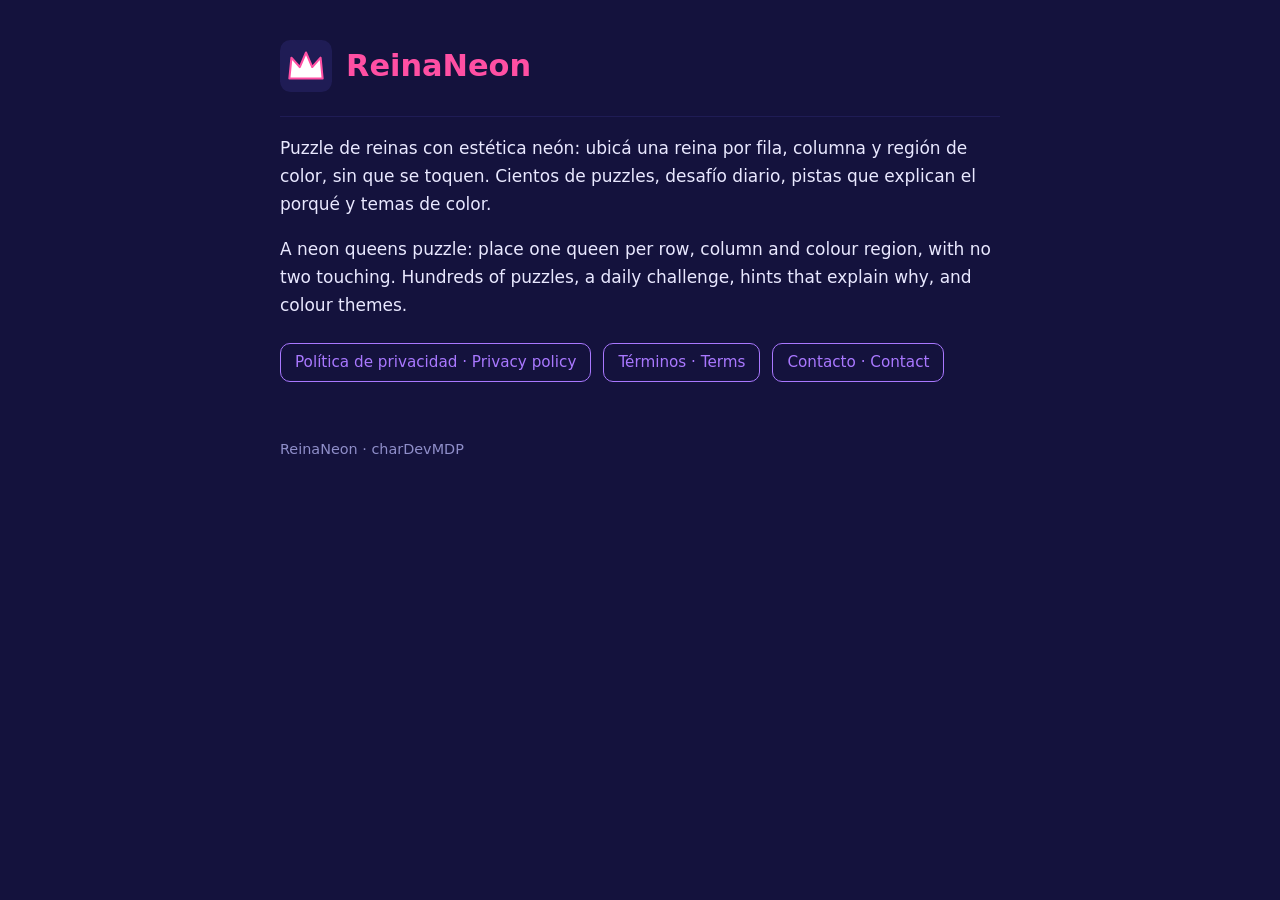
<file: index.html>
<!doctype html>
<html lang="es">
<head>
<meta charset="utf-8">
<meta name="viewport" content="width=device-width, initial-scale=1, viewport-fit=cover">
<title>ReinaNeon</title>
<link rel="stylesheet" href="estilos.css">
</head>
<body>
<div class="wrap">

<header>
  <div class="brand">
    <svg viewBox="0 0 100 100" aria-hidden="true"><rect width="100" height="100" rx="20" fill="#1f1c55"/><path d="M18 74 L22 34 L38 52 L50 24 L62 52 L78 34 L82 74 Z" fill="#fff" stroke="#ff4fa3" stroke-width="4" stroke-linejoin="round"/></svg>
    <h1>ReinaNeon</h1>
  </div>
</header>

<main>
<p>Puzzle de reinas con estética neón: ubicá una reina por fila, columna y región de color, sin que se toquen. Cientos de puzzles, desafío diario, pistas que explican el porqué y temas de color.</p>
<p lang="en">A neon queens puzzle: place one queen per row, column and colour region, with no two touching. Hundreds of puzzles, a daily challenge, hints that explain why, and colour themes.</p>
</main>

<nav class="links" aria-label="Enlaces · Links">
  <a href="privacidad.html">Política de privacidad · <span lang="en">Privacy policy</span></a>
  <a href="terminos.html">Términos · <span lang="en">Terms</span></a>
  <a href="mailto:chardev.code@gmail.com">Contacto · <span lang="en">Contact</span></a>
</nav>

<footer>ReinaNeon · charDevMDP</footer>

</div>
</body>
</html>
</file>
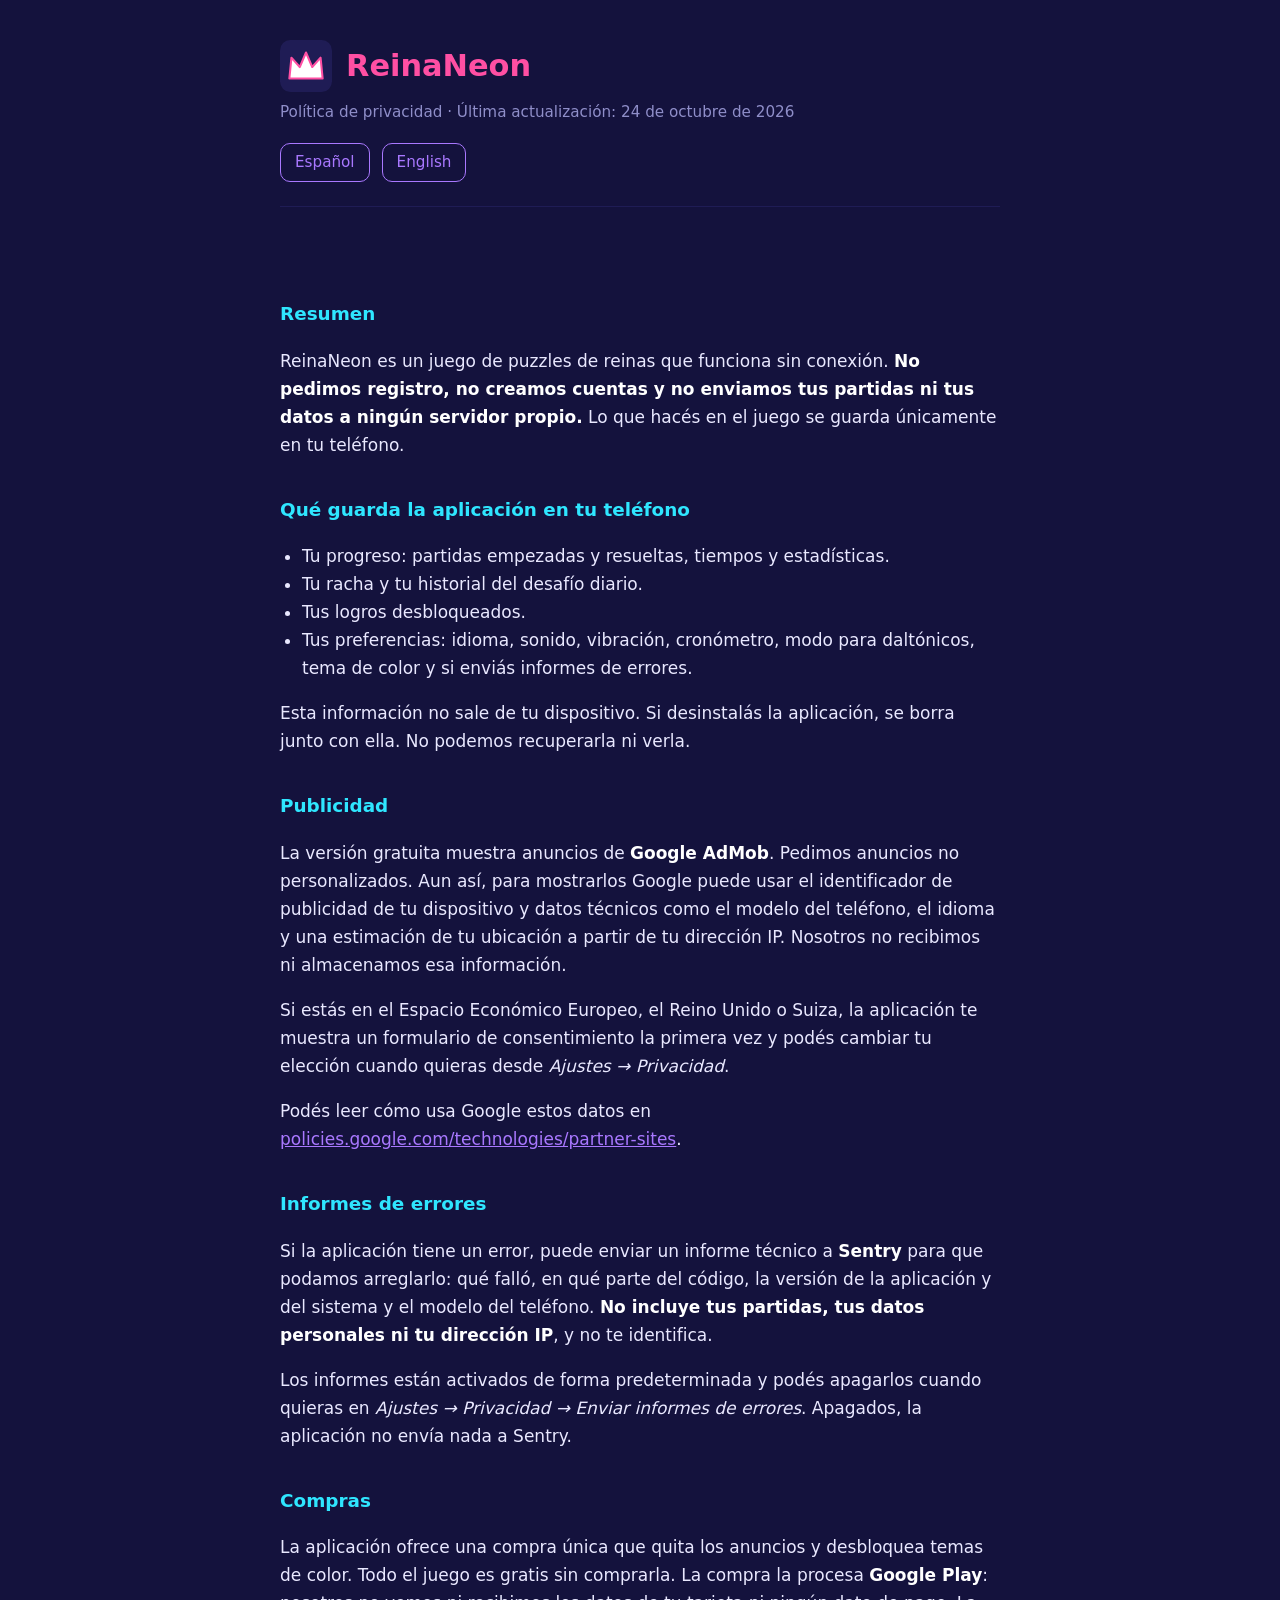
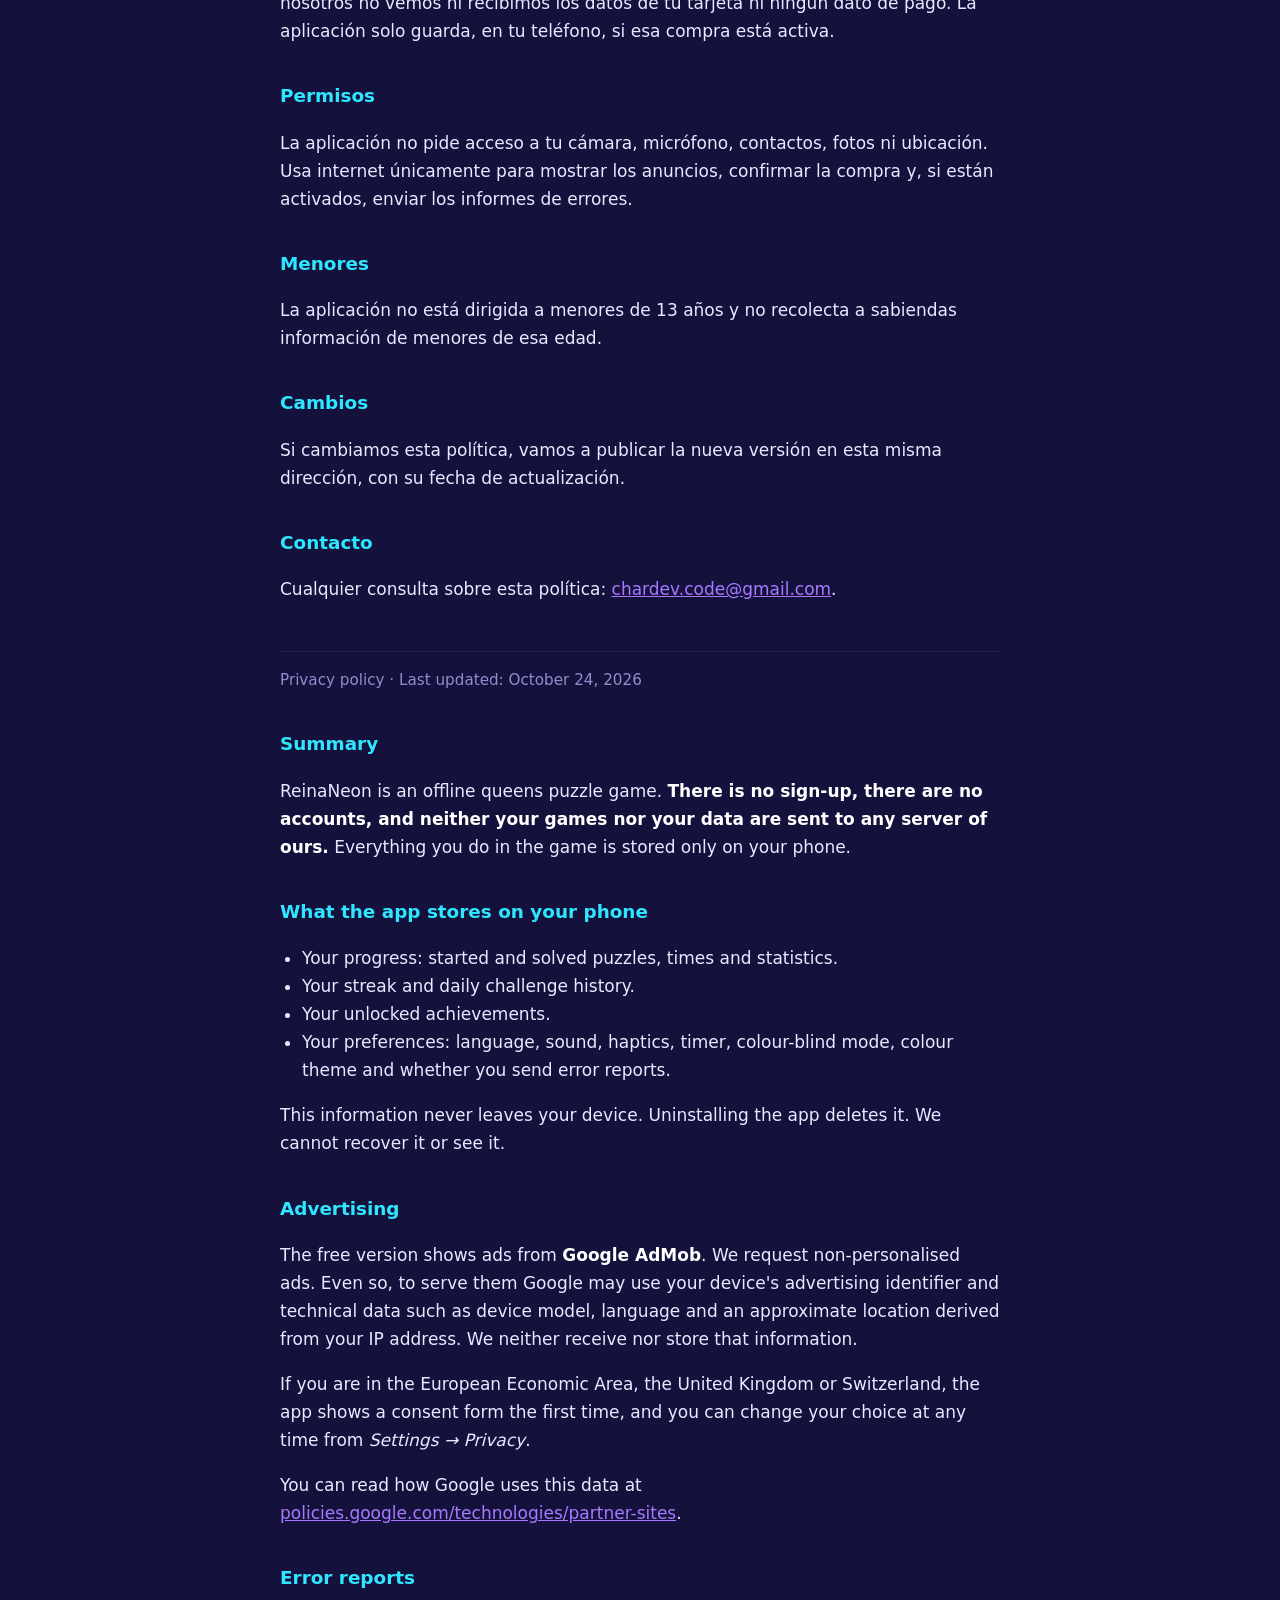
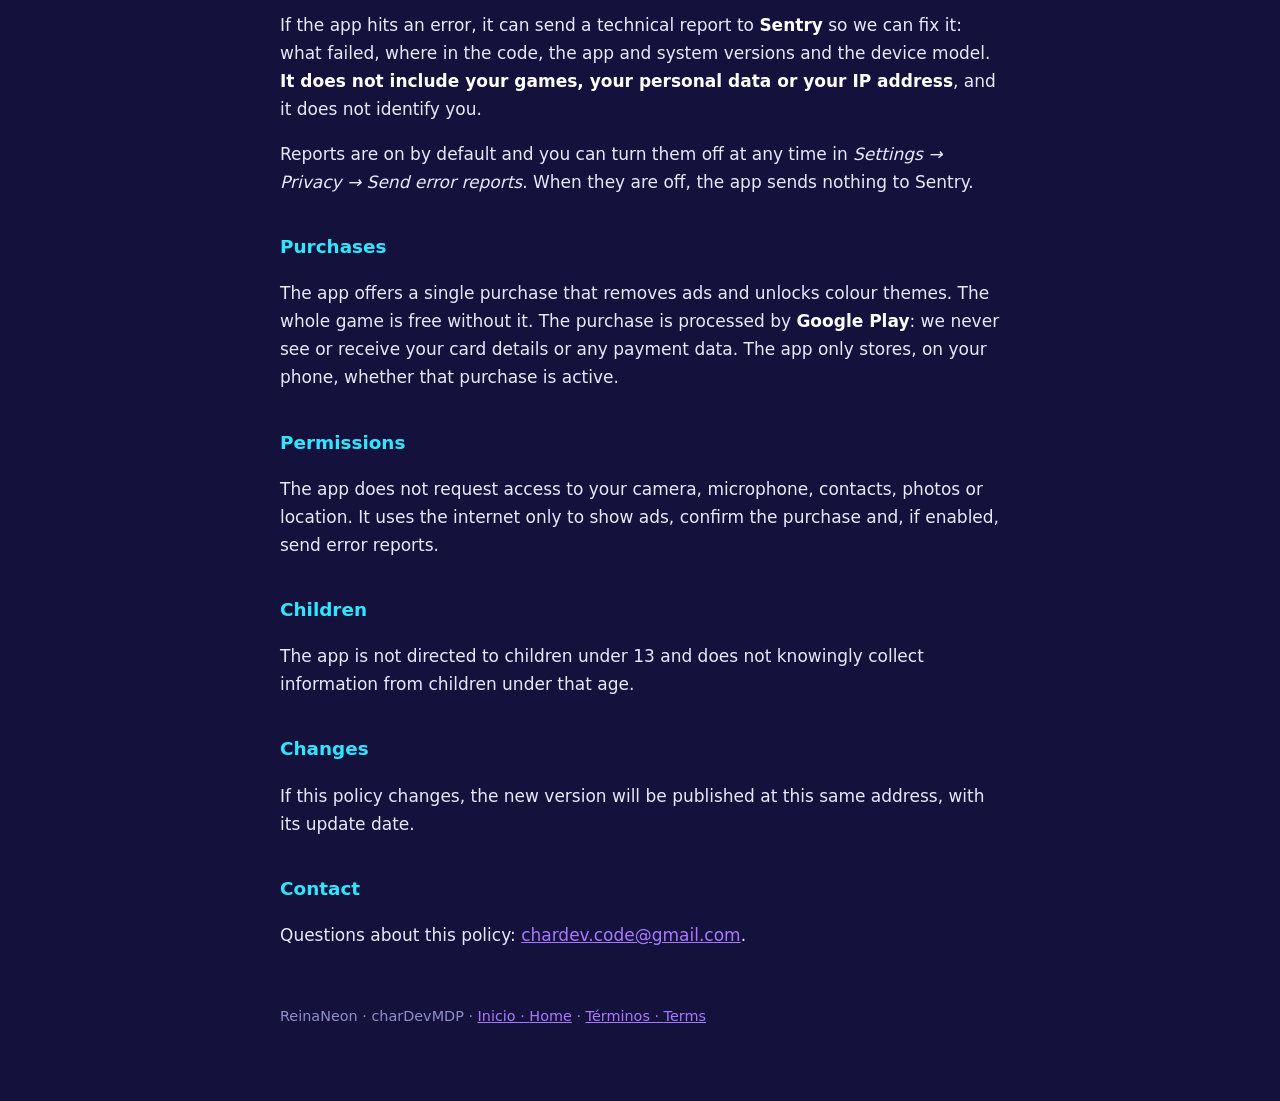
<file: privacidad.html>
<!doctype html>
<html lang="es">
<head>
<meta charset="utf-8">
<meta name="viewport" content="width=device-width, initial-scale=1, viewport-fit=cover">
<title>ReinaNeon · Política de privacidad</title>
<link rel="stylesheet" href="estilos.css">
</head>
<body>
<div class="wrap">

<header>
  <div class="brand">
    <svg viewBox="0 0 100 100" aria-hidden="true"><rect width="100" height="100" rx="20" fill="#1f1c55"/><path d="M18 74 L22 34 L38 52 L50 24 L62 52 L78 34 L82 74 Z" fill="#fff" stroke="#ff4fa3" stroke-width="4" stroke-linejoin="round"/></svg>
    <h1>ReinaNeon</h1>
  </div>
  <p class="date">Política de privacidad · Última actualización: 24 de octubre de 2026</p>
  <nav class="lang" aria-label="Idioma · Language">
    <a href="#es" hreflang="es" lang="es">Español</a>
    <a href="#en" hreflang="en" lang="en">English</a>
  </nav>
</header>

<main>

<section id="es" style="border-top: none;" aria-label="Política de privacidad">
<h2>Resumen</h2>
<p>ReinaNeon es un juego de puzzles de reinas que funciona sin conexión. <strong>No pedimos registro, no creamos cuentas y no enviamos tus partidas ni tus datos a ningún servidor propio.</strong> Lo que hacés en el juego se guarda únicamente en tu teléfono.</p>

<h2>Qué guarda la aplicación en tu teléfono</h2>
<ul>
  <li>Tu progreso: partidas empezadas y resueltas, tiempos y estadísticas.</li>
  <li>Tu racha y tu historial del desafío diario.</li>
  <li>Tus logros desbloqueados.</li>
  <li>Tus preferencias: idioma, sonido, vibración, cronómetro, modo para daltónicos, tema de color y si enviás informes de errores.</li>
</ul>
<p>Esta información no sale de tu dispositivo. Si desinstalás la aplicación, se borra junto con ella. No podemos recuperarla ni verla.</p>

<h2>Publicidad</h2>
<p>La versión gratuita muestra anuncios de <strong>Google AdMob</strong>. Pedimos anuncios no personalizados. Aun así, para mostrarlos Google puede usar el identificador de publicidad de tu dispositivo y datos técnicos como el modelo del teléfono, el idioma y una estimación de tu ubicación a partir de tu dirección IP. Nosotros no recibimos ni almacenamos esa información.</p>
<p>Si estás en el Espacio Económico Europeo, el Reino Unido o Suiza, la aplicación te muestra un formulario de consentimiento la primera vez y podés cambiar tu elección cuando quieras desde <em>Ajustes → Privacidad</em>.</p>
<p>Podés leer cómo usa Google estos datos en <a href="https://policies.google.com/technologies/partner-sites" target="_blank" rel="noopener">policies.google.com/technologies/partner-sites</a>.</p>

<h2>Informes de errores</h2>
<p>Si la aplicación tiene un error, puede enviar un informe técnico a <strong>Sentry</strong> para que podamos arreglarlo: qué falló, en qué parte del código, la versión de la aplicación y del sistema y el modelo del teléfono. <strong>No incluye tus partidas, tus datos personales ni tu dirección IP</strong>, y no te identifica.</p>
<p>Los informes están activados de forma predeterminada y podés apagarlos cuando quieras en <em>Ajustes → Privacidad → Enviar informes de errores</em>. Apagados, la aplicación no envía nada a Sentry.</p>

<h2>Compras</h2>
<p>La aplicación ofrece una compra única que quita los anuncios y desbloquea temas de color. Todo el juego es gratis sin comprarla. La compra la procesa <strong>Google Play</strong>: nosotros no vemos ni recibimos los datos de tu tarjeta ni ningún dato de pago. La aplicación solo guarda, en tu teléfono, si esa compra está activa.</p>

<h2>Permisos</h2>
<p>La aplicación no pide acceso a tu cámara, micrófono, contactos, fotos ni ubicación. Usa internet únicamente para mostrar los anuncios, confirmar la compra y, si están activados, enviar los informes de errores.</p>

<h2>Menores</h2>
<p>La aplicación no está dirigida a menores de 13 años y no recolecta a sabiendas información de menores de esa edad.</p>

<h2>Cambios</h2>
<p>Si cambiamos esta política, vamos a publicar la nueva versión en esta misma dirección, con su fecha de actualización.</p>

<h2>Contacto</h2>
<p>Cualquier consulta sobre esta política: <a href="mailto:chardev.code@gmail.com">chardev.code@gmail.com</a>.</p>
</section>

<section id="en" lang="en" aria-label="Privacy policy">
<p class="date">Privacy policy · Last updated: October 24, 2026</p>
<h2>Summary</h2>
<p>ReinaNeon is an offline queens puzzle game. <strong>There is no sign-up, there are no accounts, and neither your games nor your data are sent to any server of ours.</strong> Everything you do in the game is stored only on your phone.</p>

<h2>What the app stores on your phone</h2>
<ul>
  <li>Your progress: started and solved puzzles, times and statistics.</li>
  <li>Your streak and daily challenge history.</li>
  <li>Your unlocked achievements.</li>
  <li>Your preferences: language, sound, haptics, timer, colour-blind mode, colour theme and whether you send error reports.</li>
</ul>
<p>This information never leaves your device. Uninstalling the app deletes it. We cannot recover it or see it.</p>

<h2>Advertising</h2>
<p>The free version shows ads from <strong>Google AdMob</strong>. We request non-personalised ads. Even so, to serve them Google may use your device's advertising identifier and technical data such as device model, language and an approximate location derived from your IP address. We neither receive nor store that information.</p>
<p>If you are in the European Economic Area, the United Kingdom or Switzerland, the app shows a consent form the first time, and you can change your choice at any time from <em>Settings → Privacy</em>.</p>
<p>You can read how Google uses this data at <a href="https://policies.google.com/technologies/partner-sites" target="_blank" rel="noopener">policies.google.com/technologies/partner-sites</a>.</p>

<h2>Error reports</h2>
<p>If the app hits an error, it can send a technical report to <strong>Sentry</strong> so we can fix it: what failed, where in the code, the app and system versions and the device model. <strong>It does not include your games, your personal data or your IP address</strong>, and it does not identify you.</p>
<p>Reports are on by default and you can turn them off at any time in <em>Settings → Privacy → Send error reports</em>. When they are off, the app sends nothing to Sentry.</p>

<h2>Purchases</h2>
<p>The app offers a single purchase that removes ads and unlocks colour themes. The whole game is free without it. The purchase is processed by <strong>Google Play</strong>: we never see or receive your card details or any payment data. The app only stores, on your phone, whether that purchase is active.</p>

<h2>Permissions</h2>
<p>The app does not request access to your camera, microphone, contacts, photos or location. It uses the internet only to show ads, confirm the purchase and, if enabled, send error reports.</p>

<h2>Children</h2>
<p>The app is not directed to children under 13 and does not knowingly collect information from children under that age.</p>

<h2>Changes</h2>
<p>If this policy changes, the new version will be published at this same address, with its update date.</p>

<h2>Contact</h2>
<p>Questions about this policy: <a href="mailto:chardev.code@gmail.com">chardev.code@gmail.com</a>.</p>
</section>

</main>

<footer>ReinaNeon · charDevMDP · <a href="index.html">Inicio · <span lang="en">Home</span></a> · <a href="terminos.html">Términos · <span lang="en">Terms</span></a></footer>

</div>
</body>
</html>
</file>
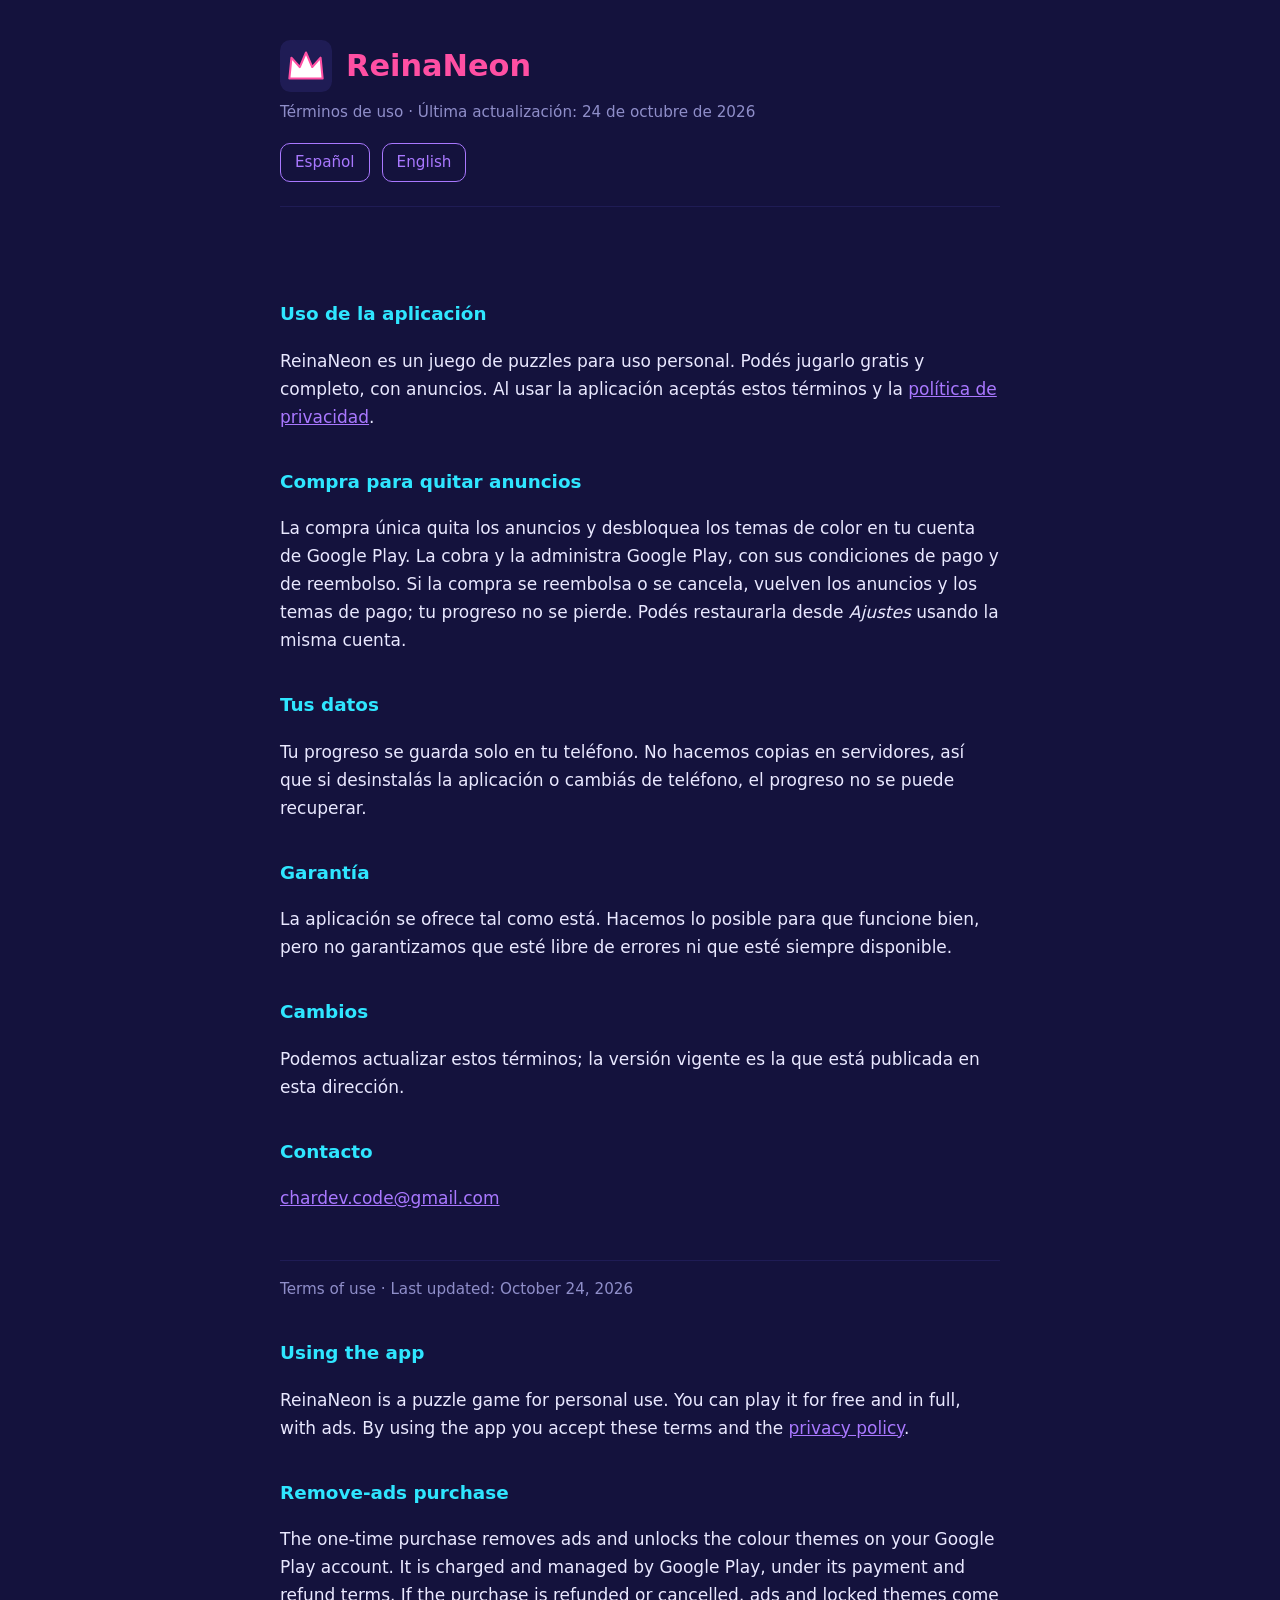
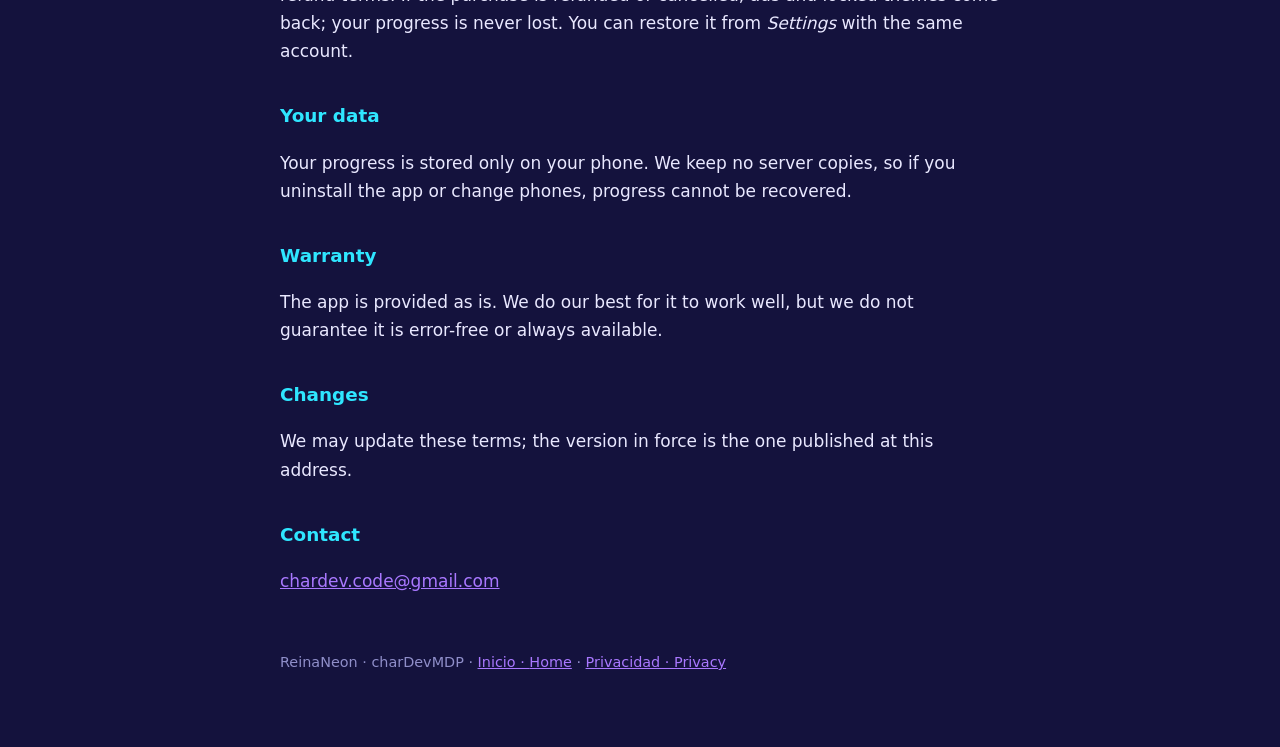
<file: terminos.html>
<!doctype html>
<html lang="es">
<head>
<meta charset="utf-8">
<meta name="viewport" content="width=device-width, initial-scale=1, viewport-fit=cover">
<title>ReinaNeon · Términos de uso</title>
<link rel="stylesheet" href="estilos.css">
</head>
<body>
<div class="wrap">

<header>
  <div class="brand">
    <svg viewBox="0 0 100 100" aria-hidden="true"><rect width="100" height="100" rx="20" fill="#1f1c55"/><path d="M18 74 L22 34 L38 52 L50 24 L62 52 L78 34 L82 74 Z" fill="#fff" stroke="#ff4fa3" stroke-width="4" stroke-linejoin="round"/></svg>
    <h1>ReinaNeon</h1>
  </div>
  <p class="date">Términos de uso · Última actualización: 24 de octubre de 2026</p>
  <nav class="lang" aria-label="Idioma · Language">
    <a href="#es" hreflang="es" lang="es">Español</a>
    <a href="#en" hreflang="en" lang="en">English</a>
  </nav>
</header>

<main>

<section id="es" style="border-top: none;" aria-label="Términos de uso">
<h2>Uso de la aplicación</h2>
<p>ReinaNeon es un juego de puzzles para uso personal. Podés jugarlo gratis y completo, con anuncios. Al usar la aplicación aceptás estos términos y la <a href="privacidad.html#es">política de privacidad</a>.</p>

<h2>Compra para quitar anuncios</h2>
<p>La compra única quita los anuncios y desbloquea los temas de color en tu cuenta de Google Play. La cobra y la administra Google Play, con sus condiciones de pago y de reembolso. Si la compra se reembolsa o se cancela, vuelven los anuncios y los temas de pago; tu progreso no se pierde. Podés restaurarla desde <em>Ajustes</em> usando la misma cuenta.</p>

<h2>Tus datos</h2>
<p>Tu progreso se guarda solo en tu teléfono. No hacemos copias en servidores, así que si desinstalás la aplicación o cambiás de teléfono, el progreso no se puede recuperar.</p>

<h2>Garantía</h2>
<p>La aplicación se ofrece tal como está. Hacemos lo posible para que funcione bien, pero no garantizamos que esté libre de errores ni que esté siempre disponible.</p>

<h2>Cambios</h2>
<p>Podemos actualizar estos términos; la versión vigente es la que está publicada en esta dirección.</p>

<h2>Contacto</h2>
<p><a href="mailto:chardev.code@gmail.com">chardev.code@gmail.com</a></p>
</section>

<section id="en" lang="en" aria-label="Terms of use">
<p class="date">Terms of use · Last updated: October 24, 2026</p>
<h2>Using the app</h2>
<p>ReinaNeon is a puzzle game for personal use. You can play it for free and in full, with ads. By using the app you accept these terms and the <a href="privacidad.html#en">privacy policy</a>.</p>

<h2>Remove-ads purchase</h2>
<p>The one-time purchase removes ads and unlocks the colour themes on your Google Play account. It is charged and managed by Google Play, under its payment and refund terms. If the purchase is refunded or cancelled, ads and locked themes come back; your progress is never lost. You can restore it from <em>Settings</em> with the same account.</p>

<h2>Your data</h2>
<p>Your progress is stored only on your phone. We keep no server copies, so if you uninstall the app or change phones, progress cannot be recovered.</p>

<h2>Warranty</h2>
<p>The app is provided as is. We do our best for it to work well, but we do not guarantee it is error-free or always available.</p>

<h2>Changes</h2>
<p>We may update these terms; the version in force is the one published at this address.</p>

<h2>Contact</h2>
<p><a href="mailto:chardev.code@gmail.com">chardev.code@gmail.com</a></p>
</section>

</main>

<footer>ReinaNeon · charDevMDP · <a href="index.html">Inicio · <span lang="en">Home</span></a> · <a href="privacidad.html">Privacidad · <span lang="en">Privacy</span></a></footer>

</div>
</body>
</html>
</file>
<file: estilos.css>
:root {
  --bg: #14123d;
  --surface: #1f1c55;
  --pink: #ff4fa3;
  --cyan: #2fe6ff;
  --violet: #a978ff;
  --text: #ffffff;
  --muted: #8f8ec9;
}
* { box-sizing: border-box; }
body {
  margin: 0;
  background: var(--bg);
  color: var(--text);
  font-family: -apple-system, BlinkMacSystemFont, "Segoe UI", Roboto, system-ui, sans-serif;
  line-height: 1.65;
  font-size: 17px;
}
.wrap { max-width: 760px; margin: 0 auto; padding: 40px 20px 72px; }
header { border-bottom: 1px solid var(--surface); padding-bottom: 24px; margin-bottom: 8px; }
.brand { display: flex; align-items: center; gap: 14px; }
.brand svg { width: 52px; height: 52px; flex: none; }
h1 { font-size: 1.9rem; margin: 0; color: var(--pink); }
h2 { font-size: 1.15rem; margin: 36px 0 8px; color: var(--cyan); }
.date { color: var(--muted); font-size: 0.95rem; margin: 8px 0 0; }
.lang { display: flex; gap: 12px; margin-top: 18px; flex-wrap: wrap; }
.lang a, .links a {
  color: var(--violet); text-decoration: none; border: 1px solid var(--violet);
  border-radius: 10px; padding: 6px 14px; font-size: 0.95rem;
}
.lang a:hover, .links a:hover { background: rgba(169, 120, 255, 0.14); }
.links { display: flex; gap: 12px; flex-wrap: wrap; margin-top: 24px; }
p, li { color: #e9e8ff; }
strong { color: #ffffff; }
a { color: var(--violet); }
ul { padding-left: 22px; }
section { border-top: 1px solid var(--surface); margin-top: 48px; padding-top: 8px; }
footer { margin-top: 56px; color: var(--muted); font-size: 0.9rem; }
</file>
